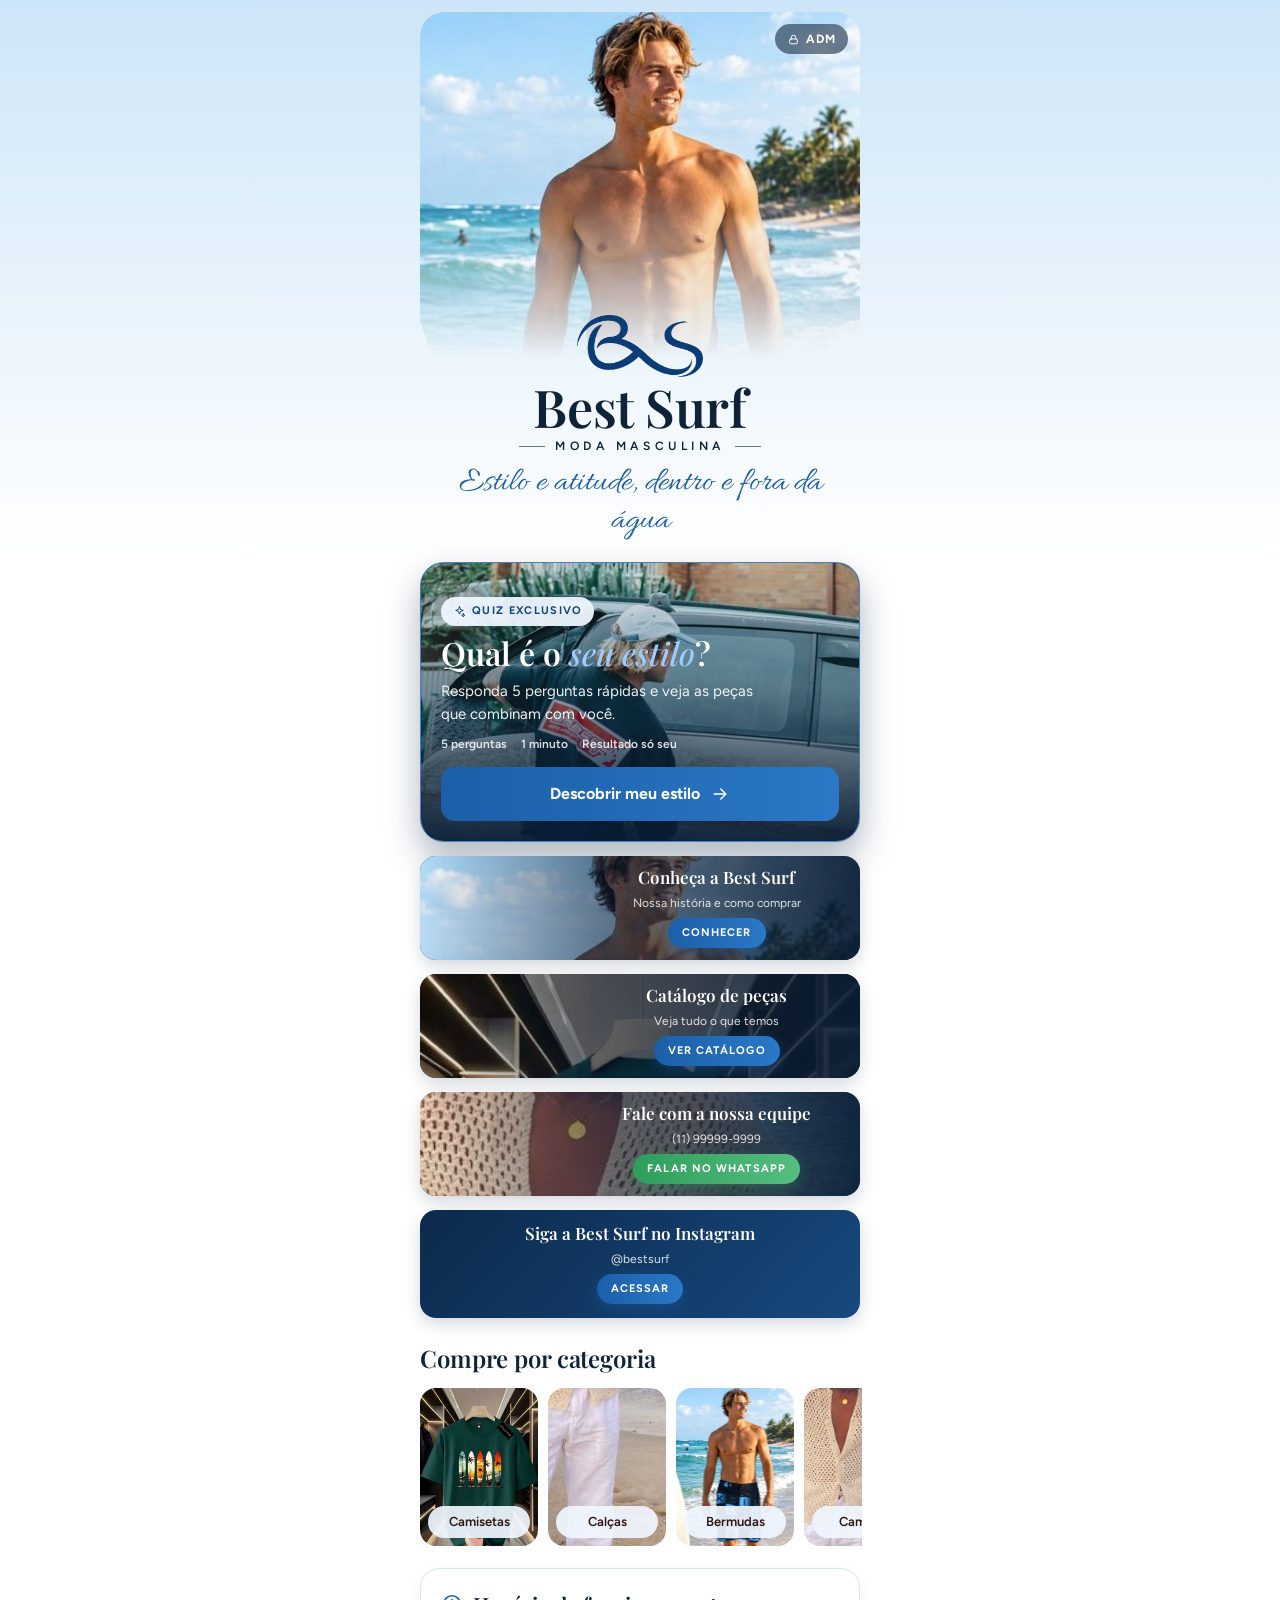
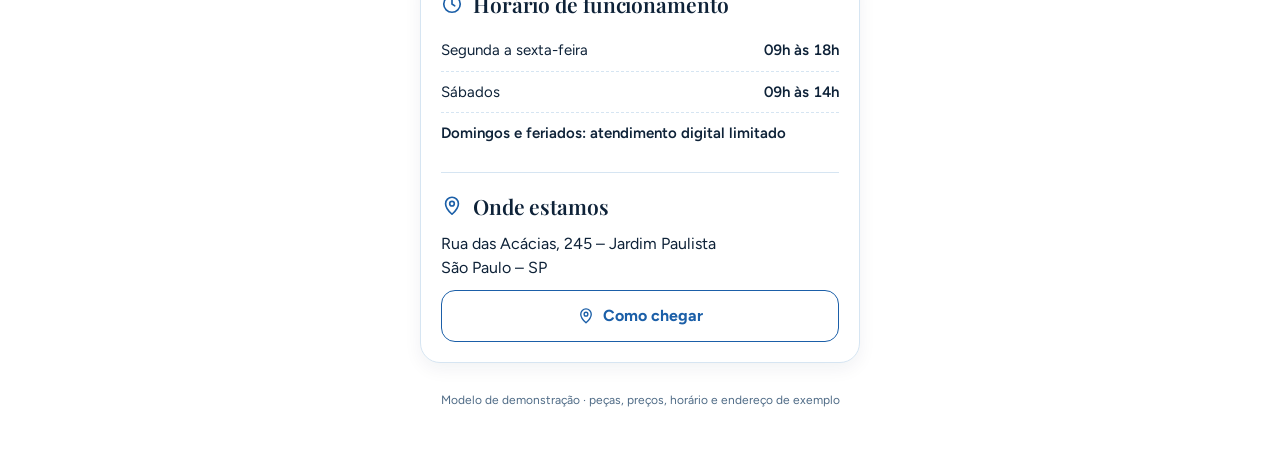
<file: index.html>
<!doctype html>
<html lang="pt-BR">
<head>
  <meta charset="utf-8">
  <meta name="viewport" content="width=device-width, initial-scale=1, viewport-fit=cover">
  <meta name="claude:viewport-fit-sides" content="cover">
  <title>Best Surf</title>

  <link rel="preconnect" href="https://fonts.googleapis.com">
  <link rel="preconnect" href="https://fonts.gstatic.com" crossorigin>
  <link rel="stylesheet" href="https://fonts.googleapis.com/css2?family=Playfair+Display:ital,wght@0,500;0,600;1,500&family=Allura&family=Figtree:wght@400;500;600;700&display=swap">

  <link rel="stylesheet" href="styles.css">
</head>
<body>
  <main id="app" aria-live="polite"></main>
  <div id="barra" class="barra" hidden></div>

  <script src="app.js"></script>
</body>
</html>
</file>
<file: styles.css>
:root{color-scheme:light;box-sizing:border-box;padding-top:env(safe-area-inset-top,0px);padding-bottom:env(safe-area-inset-bottom,0px)}html{scroll-padding-top:env(safe-area-inset-top,0px)}body{margin:0;padding:0;font:14px -apple-system,BlinkMacSystemFont,sans-serif;background:#fff;color:#000}img{max-width:100%}[hidden]:not([hidden=until-found i]){display:none!important}

/* ============================================================
   ESTILOS DA APLICAÇÃO
   ============================================================ */

/* Layout: bio em coluna única. Capa com foto que se dissolve no fundo, logo sobreposto, cards de banner com foto à esquerda e botão em pílula à direita. Páginas internas: Sobre, Quiz, Catálogo e ADM. */
  :root {
    --bg: #FFFFFF;
    --bg2: #CDE5F8;
    --surface: #FFFFFF;
    --ink: #0E2238;
    --muted: #4F6B86;
    --line: #D6E5F2;
    --accent: #1B5FA8;
    --accent-ink: #FFFFFF;
    --soft: #EAF3FC;
    --deep: #0C2A4B;
    --danger: #B42318;
    --font-display: 'Playfair Display', Georgia, 'Times New Roman', serif;
    --font-script: 'Allura', 'Brush Script MT', cursive;
    --font-body: 'Figtree', system-ui, -apple-system, 'Segoe UI', sans-serif;
  }
  @media (prefers-color-scheme: dark) {
    :root:not([data-theme="light"]) {
      --bg: #0A1624; --bg2: #102338; --surface: #112236; --ink: #E3F0FB; --muted: #9DB6CE;
      --line: #26425F; --accent: #5BA8F0; --accent-ink: #06121F; --soft: #17304A; --deep: #050E18; --danger: #FF8A7A;
      color-scheme: dark;
    }
  }
  :root[data-theme="dark"] {
    --bg: #0A1624; --bg2: #102338; --surface: #112236; --ink: #E3F0FB; --muted: #9DB6CE;
    --line: #26425F; --accent: #5BA8F0; --accent-ink: #06121F; --soft: #17304A; --deep: #050E18; --danger: #FF8A7A;
    color-scheme: dark;
  }

  * { box-sizing: border-box; }
  body {
    background-color: var(--bg);
    background-image: linear-gradient(180deg, var(--bg2) 0px, var(--bg) 560px);
    background-repeat: no-repeat;
    color: var(--ink);
    font-family: var(--font-body);
    font-size: 16px;
    line-height: 1.5;
    padding-block: 12px 40px;
    padding-left: max(16px, env(safe-area-inset-left, 0px));
    padding-right: max(16px, env(safe-area-inset-right, 0px));
    min-height: 100vh;
  }
  main { max-width: 440px; margin: 0 auto; min-width: 0; }
  h1, h2, h3, p { margin: 0; }
  h1, h2, h3 { font-family: var(--font-display); font-weight: 600; text-wrap: balance; letter-spacing: -0.005em; }
  em { font-style: italic; color: var(--accent); font-weight: 500; }
  a { color: inherit; }
  button { font: inherit; color: inherit; cursor: pointer; }
  :focus-visible { outline: 2px solid var(--accent); outline-offset: 3px; border-radius: 8px; }
  [tabindex="-1"]:focus { outline: none; }

  .view { animation: in .28s ease both; display: flex; flex-direction: column; gap: 22px; }
  @keyframes in { from { opacity: 0; transform: translateY(8px); } to { opacity: 1; transform: none; } }
  @media (prefers-reduced-motion: reduce) { .view { animation: none; } .quiz-go { animation: none; } * { transition: none !important; } }

  .topbar { display: flex; align-items: center; justify-content: space-between; gap: 12px; min-height: 40px; }
  .back { background: none; border: 0; padding: 8px 0; text-decoration: none; font-size: 14px; font-weight: 600; color: var(--muted); }
  .back:hover { color: var(--accent); }
  .adm {
    margin-left: auto; display: inline-flex; align-items: center; gap: 6px; text-decoration: none;
    font-size: 12px; font-weight: 700; letter-spacing: .08em; padding: 6px 12px; border-radius: 99px;
    color: var(--muted); border: 1.5px solid var(--line); background: var(--surface);
  }
  .adm:hover { color: var(--accent); border-color: var(--accent); }
  .adm svg { width: 13px; height: 13px; }
  .adm.over { position: absolute; top: 12px; right: 12px; z-index: 3; color: #fff; border: 0; background: rgba(8, 28, 52, .55); -webkit-backdrop-filter: blur(6px); backdrop-filter: blur(6px); }
  .adm.over:hover { color: #fff; background: rgba(8, 28, 52, .8); }

  /* Capa */
  .hero { position: relative; display: flex; flex-direction: column; gap: 0; }
  .hero-img {
    aspect-ratio: 760 / 600; width: 100%; border-radius: 24px 24px 0 0;
    background-size: cover; background-position: center top; background-color: var(--soft);
    -webkit-mask-image: linear-gradient(#000 52%, transparent 100%); mask-image: linear-gradient(#000 52%, transparent 100%);
  }
  .brand { margin-top: -44px; position: relative; text-align: center; display: flex; flex-direction: column; align-items: center; gap: 4px; padding-inline: 8px; }
  .logo { width: auto; height: 62px; max-width: 150px; object-fit: contain; display: block; }
  @media (prefers-color-scheme: dark) { :root:not([data-theme="light"]) .logo { filter: brightness(0) invert(1); } }
  :root[data-theme="dark"] .logo { filter: brightness(0) invert(1); }
  .brand h1 { font-size: 52px; line-height: 1; color: var(--ink); }
  .seg { font-size: 12px; font-weight: 600; letter-spacing: .38em; text-transform: uppercase; color: var(--ink); display: flex; align-items: center; gap: 10px; }
  .seg::before, .seg::after { content: ""; width: 26px; height: 1px; background: var(--ink); opacity: .6; }
  .script { font-family: var(--font-script); font-size: 34px; line-height: 1.1; color: var(--accent); margin-top: 6px; }
  .cards { display: flex; flex-direction: column; gap: 14px; }

  /* Cards de banner */
  .bn {
    position: relative; display: block; min-height: 150px; border-radius: 20px; overflow: hidden; text-decoration: none; color: #fff;
    background: var(--deep); box-shadow: 0 10px 24px rgba(12, 40, 72, .22); transition: transform .15s ease;
  }
  .bn:hover { transform: translateY(-2px); }
  .bn::before { content: ""; position: absolute; inset: 0; background-image: var(--img); background-size: cover; background-position: var(--pos, center 15%); }
  .bn::after { content: ""; position: absolute; inset: 0; background: linear-gradient(90deg, rgba(8, 28, 52, .0) 0%, rgba(8, 28, 52, .55) 42%, rgba(8, 28, 52, .94) 100%); }
  .bn-in { position: relative; z-index: 1; margin-left: auto; width: 62%; min-height: 150px; padding: 16px 18px 16px 0; display: flex; flex-direction: column; align-items: center; justify-content: center; gap: 8px; text-align: center; }
  .bn-t { font-family: var(--font-display); font-size: 21px; line-height: 1.15; font-weight: 600; text-wrap: balance; }
  .bn-s { font-size: 13px; opacity: .85; }
  .pill {
    display: inline-block; font-size: 12px; font-weight: 700; letter-spacing: .1em; text-transform: uppercase;
    padding: 10px 18px; border-radius: 99px; color: #fff; background: linear-gradient(90deg, #1B5FA8, #2B78C6);
    box-shadow: 0 4px 14px rgba(27, 95, 168, .45);
  }
  .pill.wa { background: linear-gradient(90deg, #2E9E5B, #55BE80); box-shadow: 0 4px 14px rgba(46, 158, 91, .4); }
  .bn.plain { min-height: 0; background: linear-gradient(135deg, var(--deep), #17497F); }
  .bn.plain::before, .bn.plain::after { display: none; }
  .bn.plain .bn-in { width: 100%; min-height: 0; padding: 20px 18px; }
  .bn-in .bn-t, .bn-in .bn-s { overflow-wrap: anywhere; }
  .bn.mini { min-height: 88px; border-radius: 16px; box-shadow: 0 6px 16px rgba(12, 40, 72, .18); }
  .bn.mini .bn-in { min-height: 88px; padding: 12px 14px 12px 0; gap: 6px; }
  .bn.mini .bn-t { font-size: 17px; }
  .bn.mini .bn-s { font-size: 12px; }
  .bn.mini .pill { font-size: 11px; padding: 7px 14px; }
  .bn.plain .bn-in { padding: 14px 16px; }

  /* Destaque do quiz */
  .quiz-card {
    position: relative; display: flex; flex-direction: column; justify-content: flex-end; min-height: 280px; border-radius: 24px; overflow: hidden;
    text-decoration: none; color: #fff; background: var(--deep); border: 1.5px solid rgba(91, 168, 240, .7);
    box-shadow: 0 16px 34px rgba(12, 40, 72, .34); transition: transform .15s ease;
  }
  .quiz-card:hover { transform: translateY(-2px); }
  .quiz-card::before { content: ""; position: absolute; inset: 0; background-image: var(--img); background-size: cover; background-position: center 16%; }
  .quiz-card::after { content: ""; position: absolute; inset: 0; background: linear-gradient(180deg, rgba(8, 28, 52, .08) 0%, rgba(8, 28, 52, .30) 36%, rgba(8, 28, 52, .94) 100%); }
  .quiz-in { position: relative; z-index: 1; padding: 20px; display: flex; flex-direction: column; gap: 10px; }
  .quiz-tag { align-self: flex-start; display: inline-flex; align-items: center; gap: 6px; font-size: 11px; font-weight: 700; letter-spacing: .12em; text-transform: uppercase; padding: 6px 12px; border-radius: 99px; background: rgba(240, 247, 255, .94); color: #14487F; }
  .quiz-tag svg { width: 13px; height: 13px; }
  .quiz-t { font-family: var(--font-display); font-size: 32px; line-height: 1.08; font-weight: 600; text-wrap: balance; }
  .quiz-t em { color: #9CCBFF; }
  .quiz-s { font-size: 15px; max-width: 32ch; opacity: .93; }
  .quiz-meta { display: flex; flex-wrap: wrap; gap: 4px 14px; font-size: 12px; font-weight: 600; opacity: .85; }
  .quiz-go {
    display: flex; align-items: center; justify-content: center; gap: 10px; margin-top: 4px; padding: 15px 18px; border-radius: 14px;
    font-weight: 700; font-size: 16px; color: #fff; background: linear-gradient(90deg, #1B5FA8, #2B78C6);
    animation: pulso 2.6s ease-in-out infinite;
  }
  .quiz-go svg { width: 20px; height: 20px; }
  @keyframes pulso {
    0%, 100% { box-shadow: 0 6px 20px rgba(27, 95, 168, .45), 0 0 0 0 rgba(43, 120, 198, .55); }
    50% { box-shadow: 0 6px 20px rgba(27, 95, 168, .45), 0 0 0 9px rgba(43, 120, 198, 0); }
  }

  .sec-t { font-size: 24px; }
  .cats { display: flex; gap: 10px; overflow-x: auto; padding: 2px; margin: -2px; scrollbar-width: none; }
  .cats::-webkit-scrollbar { display: none; }
  .cat { flex: none; width: 118px; aspect-ratio: 3 / 4; border-radius: 16px; background-size: cover; background-position: center top; background-image: var(--img); background-color: var(--soft); position: relative; text-decoration: none; }
  .cat span { position: absolute; left: 8px; right: 8px; bottom: 8px; text-align: center; font-size: 13px; font-weight: 600; padding: 6px 4px; border-radius: 99px; background: rgba(240, 247, 255, .92); color: #2E1510; }
  .info { background: var(--surface); border: 1px solid var(--line); border-radius: 20px; padding: 20px; display: flex; flex-direction: column; gap: 18px; box-shadow: 0 6px 18px rgba(12, 40, 72, .06); }
  .info-b { display: flex; flex-direction: column; gap: 10px; }
  .info-h { display: flex; align-items: center; gap: 10px; }
  .info-h svg { width: 22px; height: 22px; color: var(--accent); flex: none; }
  .info-h h3 { font-size: 21px; }
  .info-hr { display: flex; flex-direction: column; margin: 0; padding: 0; list-style: none; }
  .info-hr li { display: flex; flex-wrap: wrap; justify-content: space-between; gap: 2px 12px; padding: 9px 0; border-bottom: 1px dashed var(--line); font-size: 15px; }
  .info-hr li:last-child { border-bottom: 0; }
  .info-hr span:last-child { font-weight: 600; font-variant-numeric: tabular-nums; }
  .info-sep { height: 1px; background: var(--line); }
  .info-end { overflow-wrap: anywhere; }
  .map-btn { display: flex; align-items: center; justify-content: center; gap: 8px; padding: 13px 18px; border-radius: 14px; font-weight: 700; text-decoration: none; border: 1.5px solid var(--accent); color: var(--accent); background: transparent; }
  .map-btn:hover { background: var(--accent); color: var(--accent-ink); }
  .map-btn svg { width: 18px; height: 18px; }
  /* Landing page (Sobre) */
  .lp-hero { position: relative; border-radius: 24px; overflow: hidden; min-height: 440px; display: flex; flex-direction: column; justify-content: flex-end; color: #fff; background: var(--deep); }
  .lp-hero::before { content: ""; position: absolute; inset: 0; background-image: var(--img); background-size: cover; background-position: center 8%; }
  .lp-hero::after { content: ""; position: absolute; inset: 0; background: linear-gradient(180deg, rgba(8, 28, 52, .04) 22%, rgba(8, 28, 52, .55) 58%, rgba(8, 28, 52, .94) 100%); }
  .lp-in { position: relative; z-index: 1; padding: 22px; display: flex; flex-direction: column; gap: 12px; }
  .lp-eyebrow { font-size: 12px; font-weight: 700; letter-spacing: .2em; text-transform: uppercase; opacity: .92; display: flex; align-items: center; gap: 10px; }
  .lp-eyebrow::before { content: ""; width: 24px; height: 1px; background: currentColor; }
  .lp-h { font-family: var(--font-display); font-size: 38px; line-height: 1.05; font-weight: 600; text-wrap: balance; }
  .lp-h em { color: #9CCBFF; }
  .lp-sub { font-size: 16px; opacity: .93; max-width: 34ch; }
  .lp-btns { display: flex; flex-direction: column; gap: 10px; margin-top: 4px; }
  .btn.light { background: rgba(255, 255, 255, .14); border-color: rgba(255, 255, 255, .75); color: #fff; -webkit-backdrop-filter: blur(4px); backdrop-filter: blur(4px); }
  .lp-k { font-size: 12px; font-weight: 700; letter-spacing: .16em; text-transform: uppercase; color: var(--accent); }
  .lp-t { font-family: var(--font-display); font-size: 28px; line-height: 1.12; font-weight: 600; text-wrap: balance; }
  .lp-head { display: flex; flex-direction: column; gap: 6px; }
  .trust { display: grid; grid-template-columns: repeat(2, minmax(0, 1fr)); gap: 12px; }
  .tr { background: var(--surface); border: 1px solid var(--line); border-radius: 18px; padding: 16px; display: flex; flex-direction: column; gap: 8px; min-width: 0; box-shadow: 0 6px 18px rgba(12, 40, 72, .06); }
  .tr:last-child:nth-child(odd) { grid-column: 1 / -1; }
  .tr-i { width: 42px; height: 42px; border-radius: 13px; background: var(--soft); color: var(--accent); display: grid; place-items: center; }
  .tr-i svg { width: 22px; height: 22px; }
  .tr b { font-family: var(--font-display); font-size: 17px; font-weight: 600; line-height: 1.2; }
  .tr span { font-size: 13px; color: var(--muted); overflow-wrap: anywhere; }
  .lp-quote { background: var(--surface); border: 1px solid var(--line); border-radius: 22px; padding: 22px; display: flex; flex-direction: column; gap: 14px; }
  .lp-quote .q { font-family: var(--font-display); font-size: 22px; line-height: 1.3; font-weight: 500; text-wrap: pretty; overflow-wrap: anywhere; }
  .lp-quote .q::before { content: "\201C"; display: block; font-size: 58px; line-height: .6; color: var(--accent); margin-bottom: 6px; }
  details > summary { list-style: none; cursor: pointer; }
  details > summary::-webkit-details-marker { display: none; }
  .more summary { align-self: flex-start; display: inline-flex; align-items: center; gap: 6px; font-size: 14px; font-weight: 700; color: var(--accent); padding: 8px 0; }
  .more summary::after { content: "+"; font-size: 18px; line-height: 1; }
  .more[open] summary::after { content: "\2212"; }
  .more[open] summary .t-abrir, .more:not([open]) summary .t-fechar { display: none; }
  .more-b { display: flex; flex-direction: column; gap: 10px; color: var(--muted); }
  .stp { list-style: none; margin: 0; padding: 0; display: flex; flex-direction: column; counter-reset: s; }
  .stp li { counter-increment: s; position: relative; display: grid; grid-template-columns: 36px 1fr; gap: 14px; padding-bottom: 20px; align-items: start; }
  .stp li:last-child { padding-bottom: 0; }
  .stp li::before { content: counter(s); width: 36px; height: 36px; border-radius: 50%; background: var(--accent); color: var(--accent-ink); display: grid; place-items: center; font-weight: 700; position: relative; z-index: 1; }
  .stp li:not(:last-child)::after { content: ""; position: absolute; left: 17px; top: 36px; bottom: 0; width: 2px; background: color-mix(in srgb, var(--accent) 30%, var(--surface)); }
  .stp li span { padding-top: 6px; font-size: 16px; font-weight: 600; overflow-wrap: anywhere; }
  .mos { display: grid; grid-template-columns: 1.15fr 1fr 1fr; grid-template-rows: 150px 150px; gap: 8px; }
  .mos a { position: relative; border-radius: 16px; background-size: cover; background-position: center 12%; background-image: var(--img); background-color: var(--soft); text-decoration: none; min-width: 0; }
  .mos a:first-child { grid-row: 1 / 3; }
  .mos a span { position: absolute; left: 6px; right: 6px; bottom: 8px; text-align: center; font-size: 12px; font-weight: 700; padding: 5px 4px; border-radius: 99px; background: rgba(240, 247, 255, .93); color: #2E1510; }
  .acc { display: flex; flex-direction: column; gap: 10px; }
  .acc details { border: 1px solid var(--line); border-radius: 16px; background: var(--surface); }
  .acc summary { display: flex; align-items: center; justify-content: space-between; gap: 12px; padding: 15px 18px; font-weight: 700; }
  .acc summary::after { content: "+"; font-size: 22px; line-height: 1; color: var(--accent); }
  .acc details[open] summary::after { content: "\2212"; }
  .acc-b { padding: 0 18px 18px; display: flex; flex-direction: column; gap: 12px; }
  .acc-b p { color: var(--muted); overflow-wrap: anywhere; }
  .barra {
    position: fixed; left: 0; right: 0; bottom: 0; z-index: 20; border-top: 1px solid var(--line);
    background: color-mix(in srgb, var(--surface) 94%, transparent); -webkit-backdrop-filter: blur(10px); backdrop-filter: blur(10px);
    padding: 10px max(16px, env(safe-area-inset-right, 0px)) calc(10px + env(safe-area-inset-bottom, 0px)) max(16px, env(safe-area-inset-left, 0px));
  }
  .barra-in { max-width: 440px; margin: 0 auto; display: grid; grid-template-columns: 1.35fr 1fr; gap: 10px; }
  .barra .btn { padding: 13px 10px; font-size: 15px; }
  body.has-barra { padding-bottom: 96px; }
  .foot { font-size: 12px; color: var(--muted); text-align: center; padding-top: 6px; }
  .empty { color: var(--muted); text-align: center; padding: 30px 0; }
  .block { display: flex; flex-direction: column; gap: 12px; }

  /* Página Sobre */
  .page-h { font-size: 34px; line-height: 1.05; }
  .sec { background: var(--surface); border: 1px solid var(--line); border-radius: 20px; padding: 20px; display: flex; flex-direction: column; gap: 12px; }
  .sec h3 { font-size: 24px; }
  .sec p { color: var(--ink); overflow-wrap: anywhere; }
  .steps { list-style: none; margin: 0; padding: 0; display: flex; flex-direction: column; gap: 12px; counter-reset: s; }
  .steps li { counter-increment: s; display: grid; grid-template-columns: 30px 1fr; gap: 12px; align-items: start; }
  .steps li::before { content: counter(s); width: 30px; height: 30px; border-radius: 50%; background: var(--accent); color: var(--accent-ink); display: grid; place-items: center; font-weight: 700; font-size: 14px; }
  .steps li span { padding-top: 3px; overflow-wrap: anywhere; }
  .chips { display: flex; flex-wrap: wrap; gap: 8px; }
  .chip { font-size: 13px; font-weight: 600; padding: 7px 13px; border-radius: 99px; background: var(--soft); color: var(--ink); }
  .difs { display: flex; flex-direction: column; gap: 12px; margin: 0; padding: 0; list-style: none; }
  .difs li { display: flex; flex-direction: column; gap: 2px; padding-left: 14px; border-left: 3px solid var(--accent); overflow-wrap: anywhere; }
  .difs b { font-family: var(--font-display); font-size: 18px; font-weight: 600; }
  .difs span { color: var(--muted); font-size: 15px; }
  .hrs { display: flex; flex-direction: column; margin: 0; padding: 0; list-style: none; }
  .hrs li { padding: 10px 0; border-bottom: 1px dashed var(--line); overflow-wrap: anywhere; }
  .hrs li:last-child { border-bottom: 0; }
  .nota { font-size: 14px; color: var(--muted); }
  .essencia { background: linear-gradient(135deg, var(--deep), #17497F); color: #E3F0FB; border-radius: 20px; padding: 26px 22px; text-align: center; display: flex; flex-direction: column; gap: 12px; }
  .essencia h3 { font-size: 24px; color: #E3F0FB; }
  .essencia p { font-size: 16px; overflow-wrap: anywhere; }
  .essencia .script { color: #9CCBFF; font-size: 30px; margin: 4px 0 0; }

  /* Quiz */
  .progress { display: flex; flex-direction: column; gap: 8px; }
  .progress-label { font-size: 13px; font-weight: 600; color: var(--muted); letter-spacing: .06em; text-transform: uppercase; }
  .bar { height: 6px; background: var(--soft); border-radius: 99px; overflow: hidden; }
  .bar i { display: block; height: 100%; background: var(--accent); border-radius: 99px; transition: width .3s ease; }
  .q-title { font-size: 29px; line-height: 1.15; }
  .opts { display: flex; flex-direction: column; gap: 10px; }
  .opt {
    background: var(--surface); border: 1.5px solid var(--line); border-radius: 14px;
    padding: 15px 16px; text-align: left; width: 100%;
    display: grid; grid-template-columns: 1fr auto; align-items: center; gap: 12px;
    transition: border-color .15s ease, background .15s ease, transform .15s ease;
  }
  .opt:hover { border-color: var(--accent); }
  .opt:active { transform: scale(.99); }
  .opt.on { border-color: var(--accent); background: var(--soft); }
  .opt-t { font-weight: 600; display: block; }
  .opt-s { font-size: 13px; color: var(--muted); display: block; }
  .dots { display: flex; }
  .dots i { width: 20px; height: 20px; border-radius: 50%; border: 2px solid var(--surface); margin-left: -6px; box-shadow: 0 0 0 1px var(--line); }

  /* Resultado */
  .res-kicker { font-size: 13px; font-weight: 600; letter-spacing: .08em; text-transform: uppercase; color: var(--muted); }
  .res-title { font-size: 32px; line-height: 1.12; }
  .res-text { color: var(--muted); }
  .picks { display: flex; flex-direction: column; }
  .pick { display: grid; grid-template-columns: 64px 1fr auto; gap: 14px; align-items: center; padding: 12px 0; border-bottom: 1px solid var(--line); }
  .pick:first-child { border-top: 1px solid var(--line); }
  .pick > div:nth-child(2) { min-width: 0; }
  .thumb { width: 64px; height: 76px; border-radius: 10px; display: grid; place-items: center; background: color-mix(in srgb, var(--c) 9%, var(--surface)); color: var(--ink); overflow: hidden; }
  .thumb svg { width: 70%; height: auto; }
  .thumb img, .art img, .athumb img { width: 100%; height: 100%; object-fit: cover; display: block; }
  .pick-n { font-weight: 600; display: block; overflow-wrap: anywhere; }
  .pick-p { font-size: 13px; color: var(--muted); }
  .match { font-size: 13px; font-weight: 700; color: var(--accent); white-space: nowrap; }
  .btns { display: flex; flex-direction: column; gap: 10px; }
  .btn {
    display: flex; align-items: center; justify-content: center; gap: 8px;
    padding: 15px 18px; border-radius: 14px; font-weight: 700; text-decoration: none; text-align: center;
    border: 1.5px solid var(--accent); background: var(--accent); color: var(--accent-ink);
    transition: transform .15s ease;
  }
  .btn:hover { transform: translateY(-1px); }
  .btn.ghost { background: transparent; color: var(--accent); }
  .btn.plain { background: none; border-color: transparent; color: var(--muted); font-weight: 600; padding: 10px; }
  .btn.small { padding: 10px 16px; font-size: 14px; border-radius: 10px; }
  .btn.danger { background: var(--danger); border-color: var(--danger); color: var(--accent-ink); }
  .btn svg { width: 18px; height: 18px; flex: none; }

  /* Catálogo */
  .cat-h { font-size: 34px; line-height: 1; }
  .filters { display: flex; gap: 8px; overflow-x: auto; padding: 2px; margin: -2px; scrollbar-width: none; }
  .filters::-webkit-scrollbar { display: none; }
  .f { flex: none; padding: 8px 14px; border-radius: 99px; font-size: 14px; font-weight: 600; background: var(--surface); border: 1.5px solid var(--line); color: var(--ink); }
  .f.on { background: var(--accent); border-color: var(--accent); color: var(--accent-ink); }
  .banner { background: var(--soft); border-radius: 14px; padding: 14px 16px; display: flex; flex-wrap: wrap; align-items: center; justify-content: space-between; gap: 10px; font-size: 14px; }
  .banner a { font-weight: 700; color: var(--accent); }
  .grid { display: grid; grid-template-columns: repeat(2, minmax(0, 1fr)); gap: 18px 12px; }
  .card { display: flex; flex-direction: column; gap: 8px; min-width: 0; }
  .art {
    position: relative; aspect-ratio: 4 / 5; border-radius: 14px; display: grid; place-items: center; overflow: hidden;
    background: color-mix(in srgb, var(--c) 9%, var(--surface)); color: var(--ink);
  }
  .art svg { width: 62%; height: auto; }
  .badge { position: absolute; top: 8px; left: 8px; font-size: 11px; font-weight: 700; background: var(--accent); color: var(--accent-ink); padding: 3px 8px; border-radius: 99px; }
  .card-n { font-family: var(--font-body); font-size: 15px; font-weight: 600; line-height: 1.25; overflow-wrap: anywhere; }
  .card-m { font-size: 12px; color: var(--muted); overflow-wrap: anywhere; }
  .card-p { font-weight: 700; font-variant-numeric: tabular-nums; }
  .card-p.consulte { font-weight: 600; color: var(--muted); font-size: 14px; }
  .buy { display: block; text-align: center; text-decoration: none; font-size: 14px; font-weight: 700; padding: 10px 8px; border-radius: 10px; border: 1.5px solid var(--accent); color: var(--accent); }
  .buy:hover { background: var(--accent); color: var(--accent-ink); }

  /* Administração */
  .adm-h { font-size: 30px; line-height: 1.05; }
  .box { background: var(--surface); border: 1px solid var(--line); border-radius: 16px; padding: 18px; display: flex; flex-direction: column; gap: 14px; }
  .field { display: flex; flex-direction: column; gap: 6px; min-width: 0; }
  .field label, .lbl { font-size: 13px; font-weight: 700; letter-spacing: .02em; }
  .field small { font-size: 12px; color: var(--muted); }
  input[type="text"], input[type="password"], input[type="number"], input[type="url"], select, textarea {
    width: 100%; font: inherit; font-size: 16px; color: var(--ink); background: var(--bg);
    border: 1.5px solid var(--line); border-radius: 10px; padding: 11px 12px; min-width: 0;
  }
  textarea { resize: vertical; min-height: 76px; }
  input:focus-visible, select:focus-visible, textarea:focus-visible { outline: 2px solid var(--accent); outline-offset: 1px; }
  .two { display: grid; grid-template-columns: repeat(2, minmax(0, 1fr)); gap: 12px; }
  @media (max-width: 380px) { .two { grid-template-columns: minmax(0, 1fr); } }
  .group { border-top: 1px dashed var(--line); padding-top: 14px; display: flex; flex-direction: column; gap: 12px; }
  .group-t { font-weight: 700; font-size: 14px; }
  .group-s { font-size: 13px; color: var(--muted); margin-top: -6px; }
  .foto-row { display: grid; grid-template-columns: 88px 1fr; gap: 14px; align-items: center; }
  .slot { display: flex; flex-direction: column; gap: 10px; }
  .slot-h { font-weight: 700; font-size: 16px; }
  .slot-meta { display: flex; flex-direction: column; gap: 4px; font-size: 13px; color: var(--muted); }
  .slot-meta b { color: var(--ink); }
  .badge-prop { align-self: flex-start; font-size: 12px; font-weight: 700; padding: 4px 10px; border-radius: 99px; background: var(--soft); color: var(--accent); }
  .slot-prev { width: 100%; max-width: var(--w, 100%); aspect-ratio: var(--ar); border-radius: 12px; overflow: hidden; background: var(--soft); border: 1px solid var(--line); display: grid; place-items: center; color: var(--muted); font-size: 13px; text-align: center; }
  .slot-prev img { width: 100%; height: 100%; object-fit: cover; display: block; }
  .filebtn { position: relative; cursor: pointer; }
  .filebtn:focus-within { outline: 2px solid var(--accent); outline-offset: 3px; }
  .slot-a { display: flex; flex-wrap: wrap; gap: 8px; align-items: center; }
  .sr { position: absolute; width: 1px; height: 1px; overflow: hidden; clip: rect(0 0 0 0); white-space: nowrap; }
  .foto-prev { width: 88px; height: 110px; border-radius: 12px; background: var(--soft); display: grid; place-items: center; overflow: hidden; color: var(--muted); font-size: 12px; text-align: center; padding: 4px; }
  .foto-prev img { width: 100%; height: 100%; object-fit: cover; display: block; }
  input[type="file"] { font-size: 14px; max-width: 100%; }
  input[type="color"] { width: 100%; height: 44px; border: 1.5px solid var(--line); border-radius: 10px; background: var(--bg); padding: 4px; }
  .alist { display: flex; flex-direction: column; }
  .arow { display: grid; grid-template-columns: 56px 1fr; gap: 12px; padding: 12px 0; border-bottom: 1px solid var(--line); align-items: center; }
  .arow:first-child { border-top: 1px solid var(--line); }
  .arow.link { grid-template-columns: 1fr; }
  .athumb { width: 56px; height: 68px; border-radius: 10px; display: grid; place-items: center; overflow: hidden; background: color-mix(in srgb, var(--c, #999) 9%, var(--surface)); }
  .athumb svg { width: 70%; height: auto; }
  .arow-b { min-width: 0; display: flex; flex-direction: column; gap: 8px; }
  .arow-n { font-weight: 600; overflow-wrap: anywhere; }
  .arow-m { font-size: 13px; color: var(--muted); overflow-wrap: anywhere; }
  .arow-a { display: flex; flex-wrap: wrap; gap: 8px; }
  .msg { font-size: 14px; font-weight: 600; }
  .msg.erro { color: var(--danger); }
  .note { font-size: 13px; color: var(--muted); background: var(--soft); border-radius: 12px; padding: 12px 14px; }
  .toast {
    position: fixed; left: 50%; transform: translateX(-50%); z-index: 30; max-width: min(420px, calc(100vw - 32px));
    bottom: calc(20px + env(safe-area-inset-bottom, 0px)); background: var(--ink); color: var(--bg);
    padding: 12px 18px; border-radius: 12px; font-size: 14px; font-weight: 600; text-align: center;
  }
  .toast.erro { background: var(--danger); color: var(--accent-ink); }
  /* Página do produto, fotos e cores */
  a.art { text-decoration: none; }
  .card-n a { text-decoration: none; }
  .gal { display: flex; flex-direction: column; gap: 10px; }
  .gal-track { display: flex; overflow-x: auto; scroll-snap-type: x mandatory; border-radius: 20px; scrollbar-width: none; background: var(--soft); aspect-ratio: 4 / 5; max-width: 100%; }
  .gal-track::-webkit-scrollbar { display: none; }
  .gal-track > img, .gal-art { flex: 0 0 100%; width: 100%; height: 100%; object-fit: cover; scroll-snap-align: center; display: block; }
  .gal-art { display: grid; place-items: center; background: color-mix(in srgb, var(--c) 9%, var(--surface)); color: var(--ink); }
  .gal-art svg { width: 55%; height: auto; }
  .gal-th { display: flex; gap: 8px; overflow-x: auto; scrollbar-width: none; padding: 3px; margin: -3px; }
  .gal-th::-webkit-scrollbar { display: none; }
  .gal-th button { flex: none; width: 56px; height: 70px; padding: 0; border-radius: 10px; overflow: hidden; border: 2px solid transparent; background: var(--soft); opacity: .75; }
  .gal-th button.on { border-color: var(--accent); opacity: 1; }
  .gal-th img { width: 100%; height: 100%; object-fit: cover; display: block; }
  .pd-h { display: flex; flex-direction: column; gap: 6px; }
  .pd-n { font-size: 30px; line-height: 1.1; overflow-wrap: anywhere; }
  .pd-d { color: var(--muted); overflow-wrap: anywhere; }
  .pd-s { display: flex; flex-direction: column; gap: 10px; }
  .pd-l { display: flex; align-items: baseline; justify-content: space-between; gap: 10px; }
  .pd-v { font-size: 14px; color: var(--muted); font-weight: 600; }
  .sw { display: flex; flex-wrap: wrap; gap: 12px; }
  .swb { background: none; border: 0; padding: 0; display: flex; flex-direction: column; align-items: center; gap: 6px; min-width: 56px; }
  .swb i { width: 38px; height: 38px; border-radius: 50%; display: block; border: 2px solid var(--surface); box-shadow: 0 0 0 1.5px var(--line); }
  .swb.on i { box-shadow: 0 0 0 2.5px var(--accent); }
  .swb span { font-size: 12px; font-weight: 600; color: var(--muted); overflow-wrap: anywhere; max-width: 72px; text-align: center; }
  .swb.on span { color: var(--ink); }
  .tams { display: flex; flex-wrap: wrap; gap: 8px; }
  .tam { min-width: 52px; padding: 10px 14px; border-radius: 12px; border: 1.5px solid var(--line); background: var(--surface); font-weight: 700; }
  .tam:hover { border-color: var(--accent); }
  .tam.on { background: var(--accent); border-color: var(--accent); color: var(--accent-ink); }
  /* ADM: várias fotos, cores e tamanhos */
  .mfotos { display: flex; flex-wrap: wrap; gap: 8px; }
  .mf { position: relative; width: 72px; height: 90px; border-radius: 10px; overflow: hidden; background: var(--soft); }
  .mf img { width: 100%; height: 100%; object-fit: cover; display: block; }
  .mf-x { position: absolute; top: 3px; right: 3px; width: 24px; height: 24px; border-radius: 50%; border: 0; padding: 0; line-height: 1; font-size: 16px; font-weight: 700; color: #fff; background: rgba(8, 28, 52, .72); }
  .cor-box { border: 1px solid var(--line); border-radius: 14px; padding: 14px; display: flex; flex-direction: column; gap: 12px; background: var(--bg); }
  .ck-row { display: flex; flex-wrap: wrap; gap: 8px; }
  .ck { position: relative; }
  .ck input { position: absolute; opacity: 0; inset: 0; width: 100%; height: 100%; margin: 0; cursor: pointer; }
  .ck span { display: inline-block; min-width: 52px; text-align: center; padding: 9px 14px; border-radius: 12px; border: 1.5px solid var(--line); background: var(--surface); font-weight: 700; font-size: 14px; }
  .ck input:checked + span { background: var(--accent); border-color: var(--accent); color: var(--accent-ink); }
  .ck input:focus-visible + span { outline: 2px solid var(--accent); outline-offset: 2px; }
</file>
